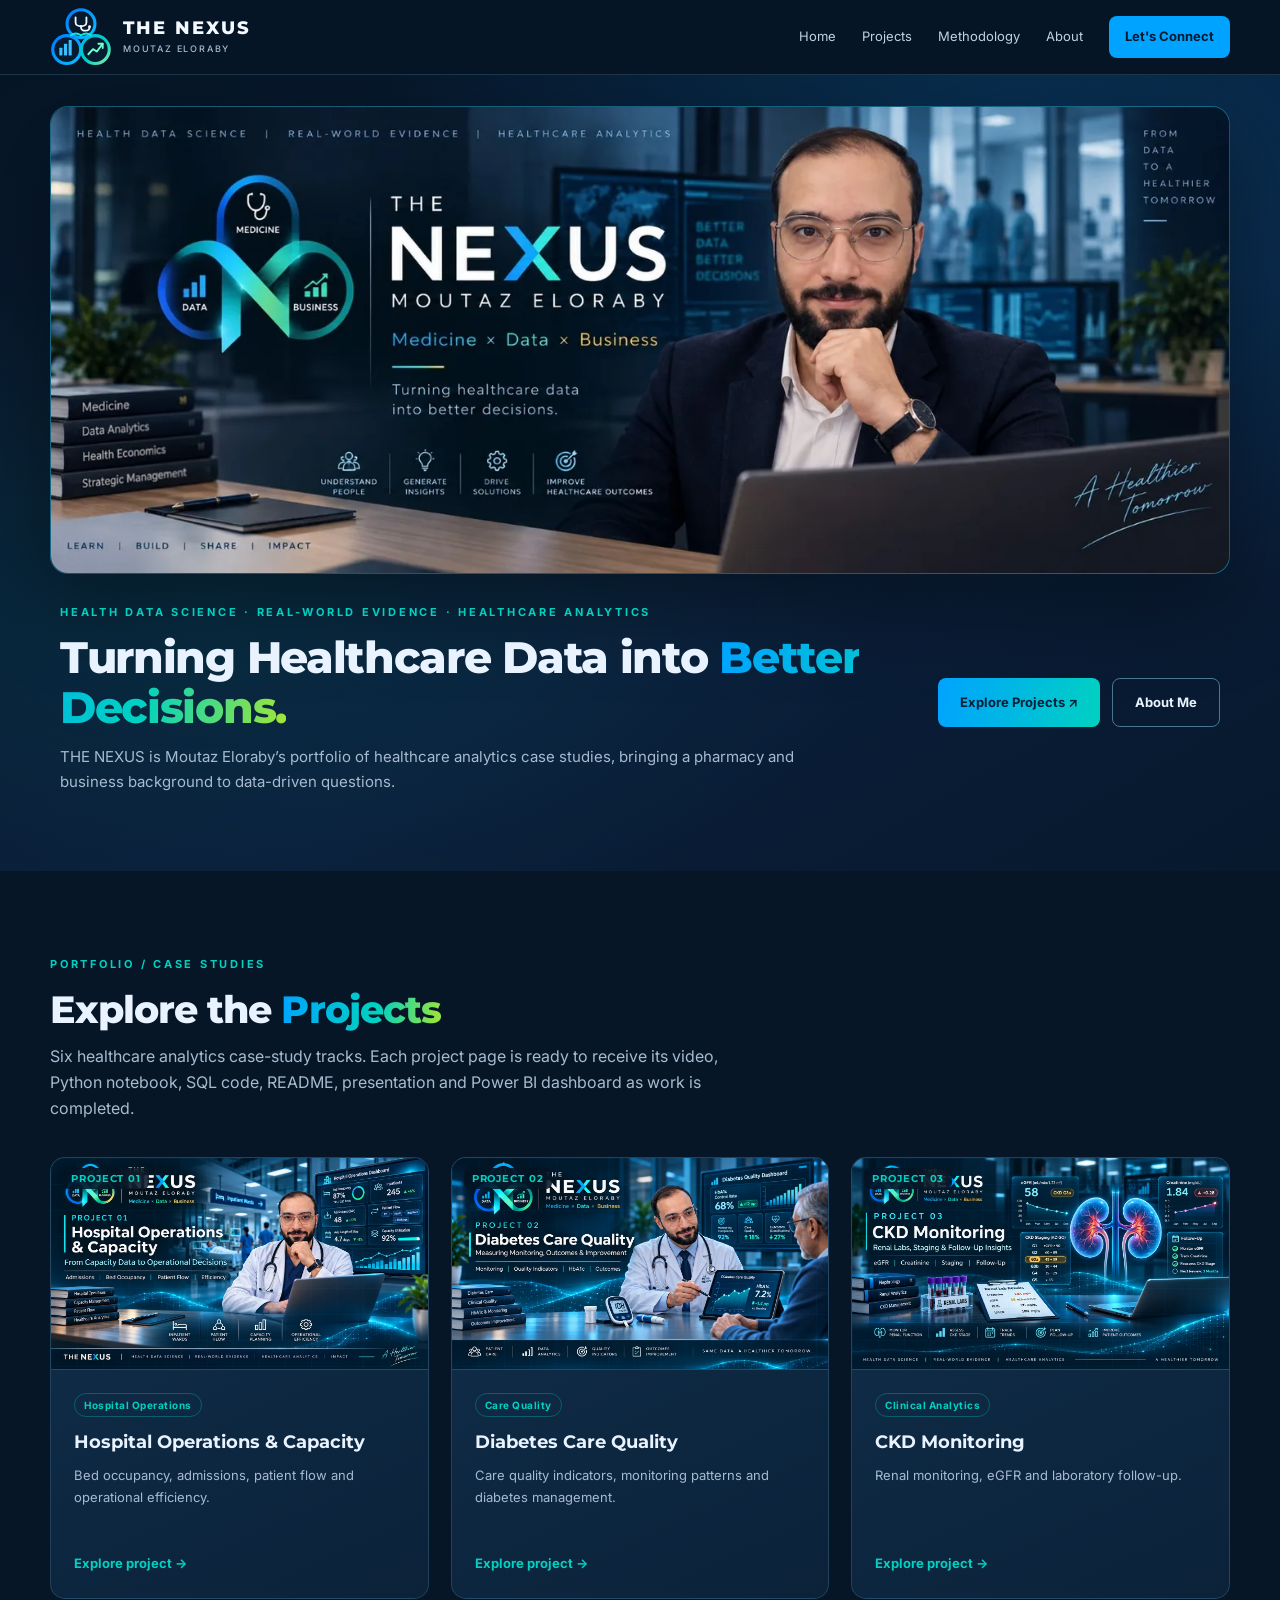
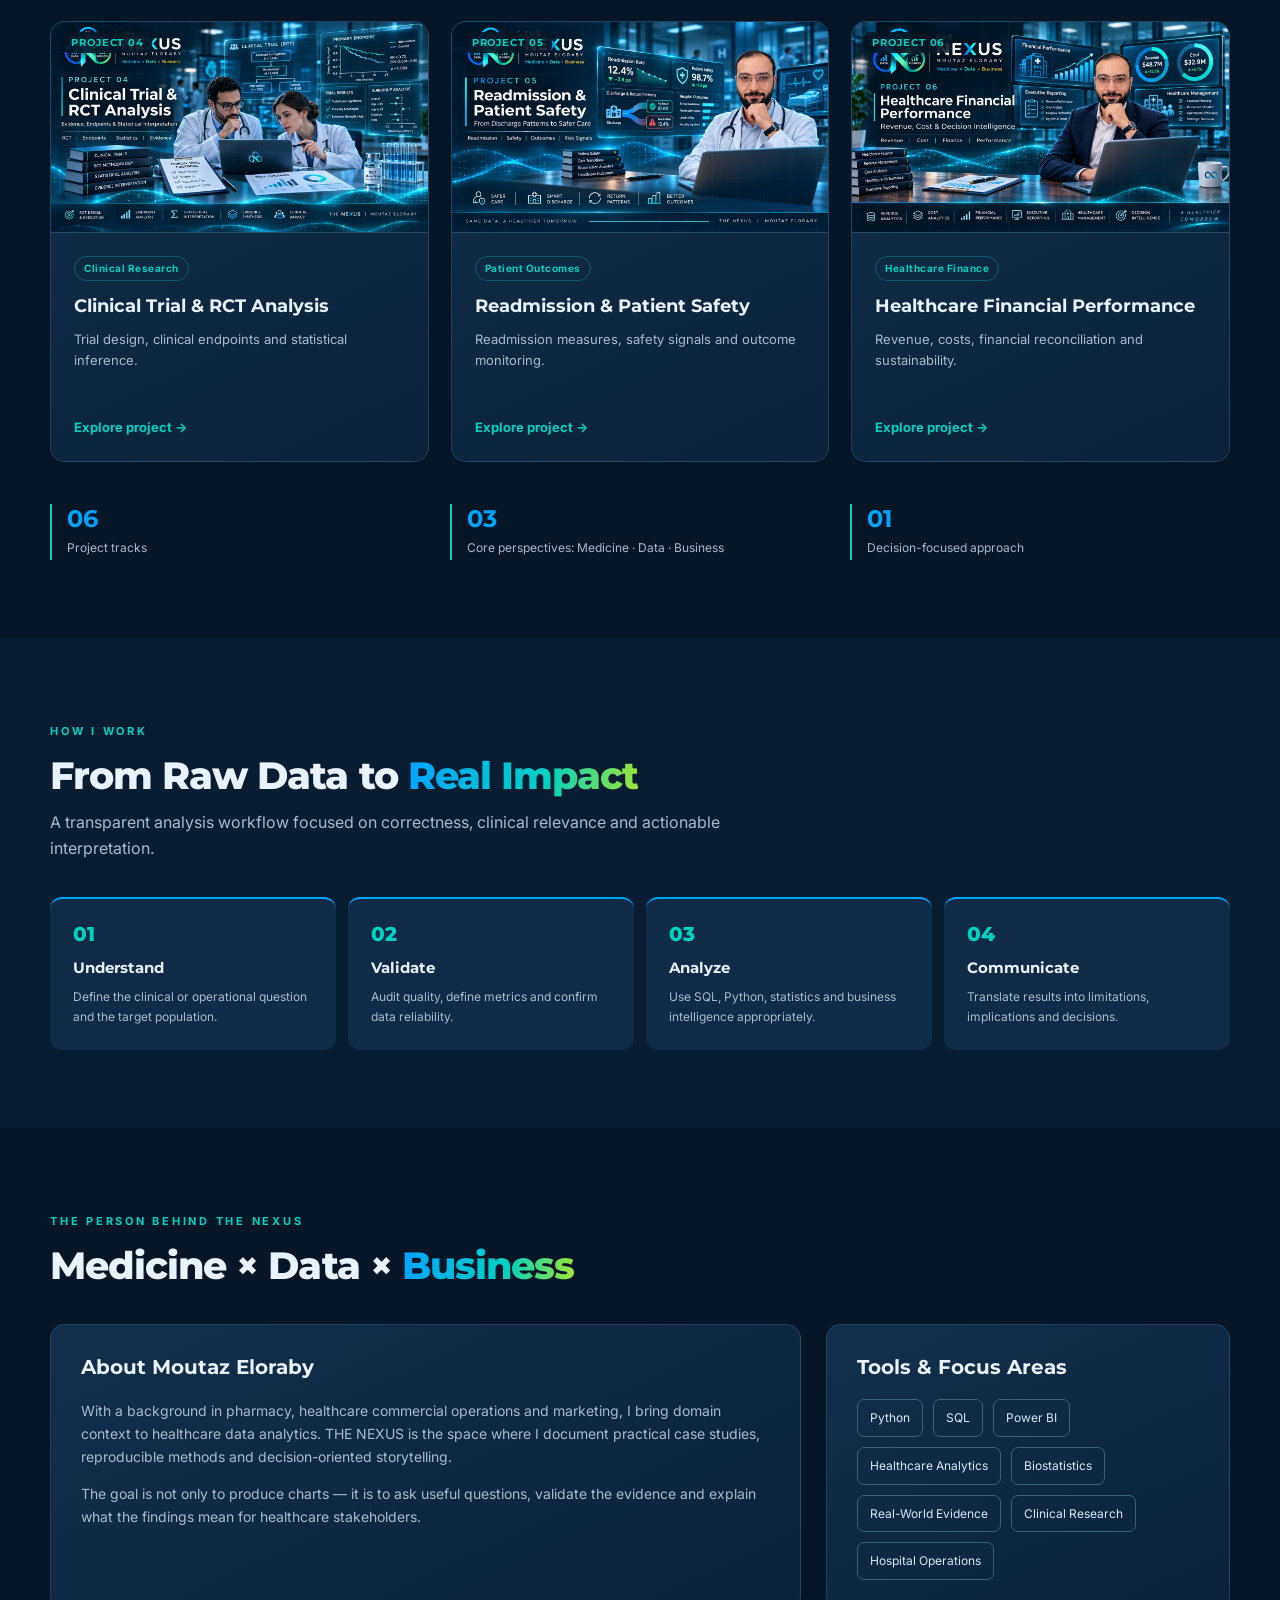
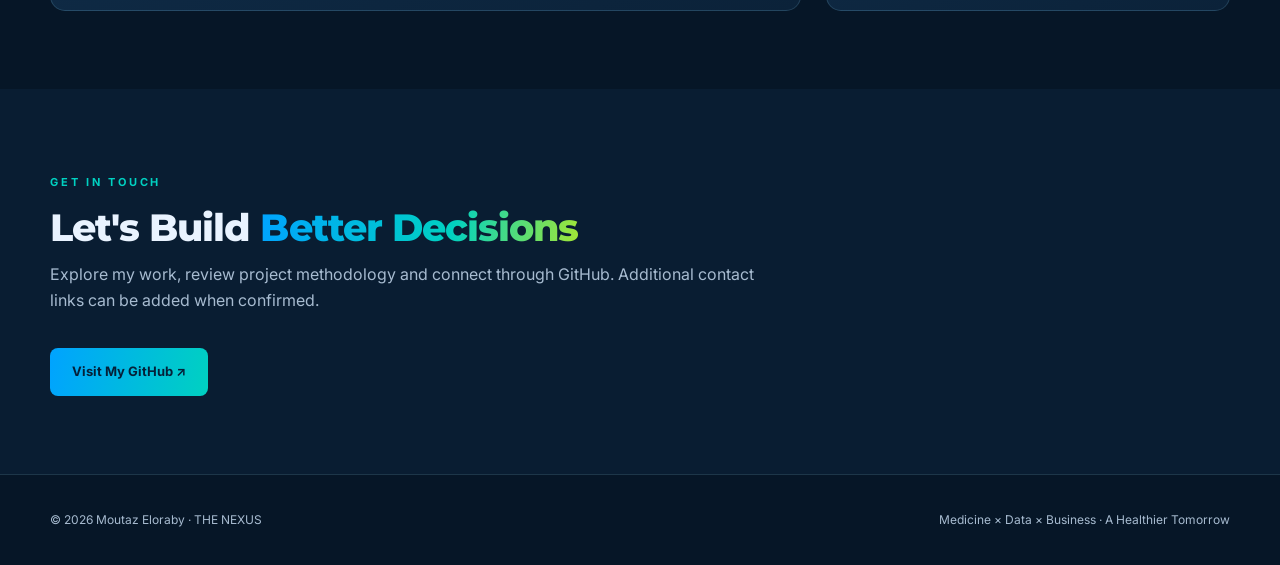
<file: index.html>
<!doctype html><html lang="en"><head><meta charset="utf-8"><meta name="viewport" content="width=device-width,initial-scale=1"><meta name="theme-color" content="#0B1E3A"><meta name="description" content="THE NEXUS by Moutaz Eloraby — Medicine × Data × Business. Healthcare analytics portfolio and decision-focused case studies."><title>THE NEXUS | Healthcare Data Analytics</title><link rel="stylesheet" href="assets/style-header5.css"><link rel="icon" href="assets/favicon.svg?v=header4" type="image/svg+xml"><script src="assets/site-header5.js" defer></script></head><body data-page="home"><div id="app"></div><noscript>This portfolio requires JavaScript to display project navigation. Visit the repository at https://github.com/Moutaz-O/The-Nexus.</noscript></body></html>
</file>
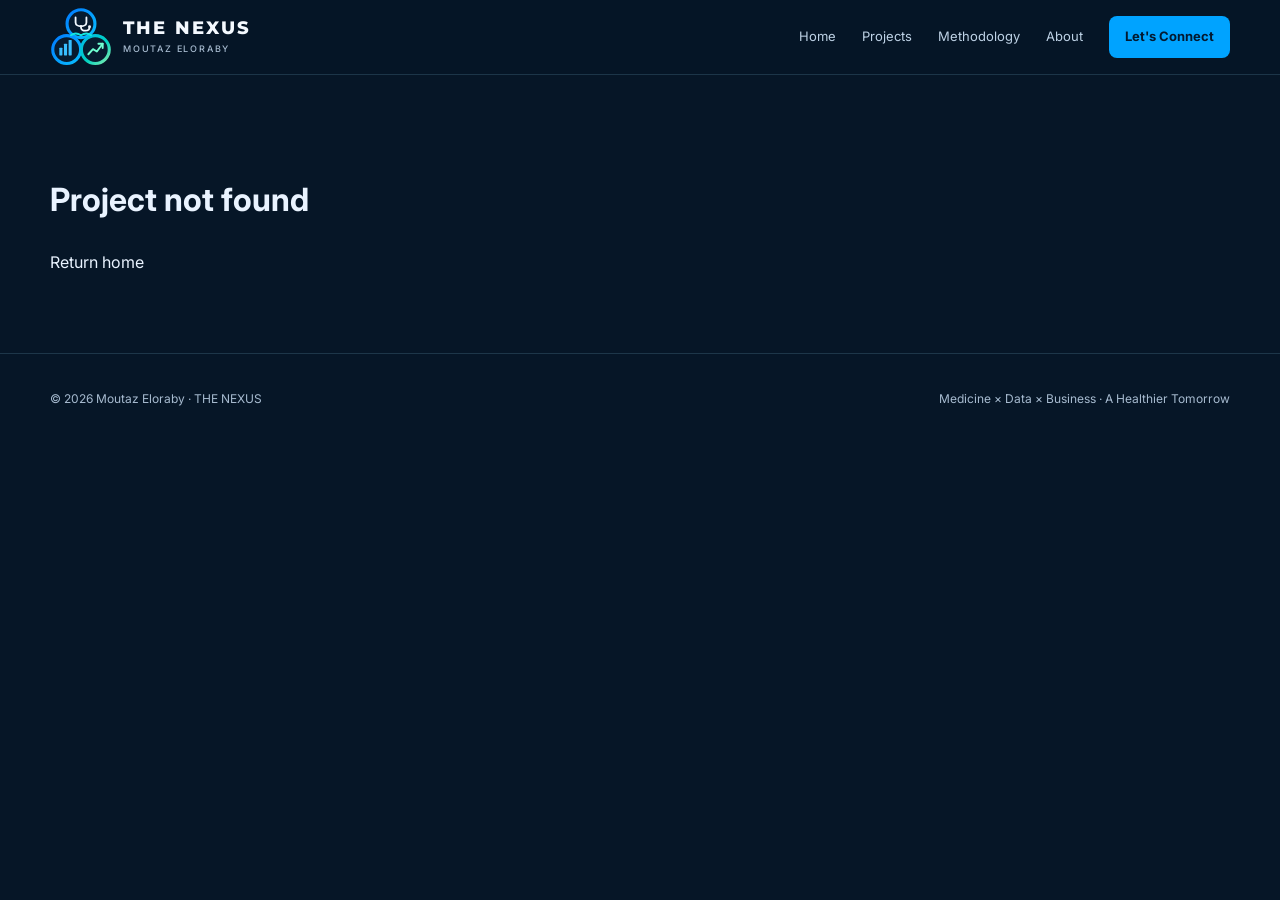
<file: projects/ckd-monitoring/index.html>
<!doctype html><html lang="en"><head><meta charset="utf-8"><meta name="viewport" content="width=device-width,initial-scale=1"><meta name="theme-color" content="#0B1E3A"><meta name="description" content="Explore clinical kidney function monitoring and follow-up. THE NEXUS Healthcare Analytics portfolio."><title>CKD Monitoring | THE NEXUS</title><link rel="stylesheet" href="../../assets/style-header5.css"><link rel="icon" href="../../assets/favicon.svg?v=header4" type="image/svg+xml"><script src="../../assets/site-header5.js" defer></script></head><body data-page="project"><div id="app"></div><noscript>Read the project documentation at <a href="README.md">README.md</a>.</noscript></body></html>
</file>
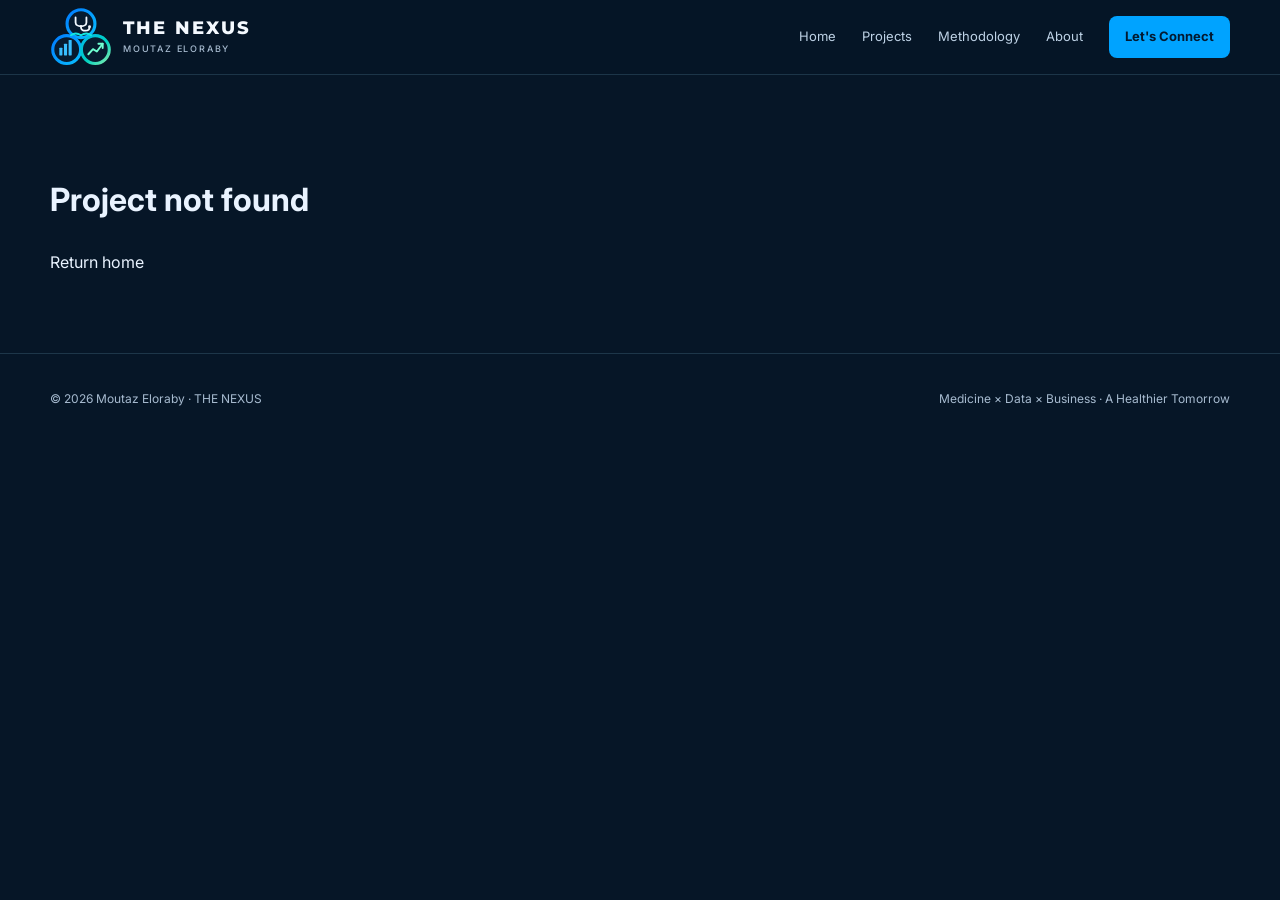
<file: projects/clinical-trial/index.html>
<!doctype html><html lang="en"><head><meta charset="utf-8"><meta name="viewport" content="width=device-width,initial-scale=1"><meta name="theme-color" content="#0B1E3A"><meta name="description" content="Analyze trial outcomes and statistical evidence. THE NEXUS Healthcare Analytics portfolio."><title>Clinical Trial & RCT Analysis | THE NEXUS</title><link rel="stylesheet" href="../../assets/style-header5.css"><link rel="icon" href="../../assets/favicon.svg?v=header4" type="image/svg+xml"><script src="../../assets/site-header5.js" defer></script></head><body data-page="project"><div id="app"></div><noscript>Read the project documentation at <a href="README.md">README.md</a>.</noscript></body></html>
</file>
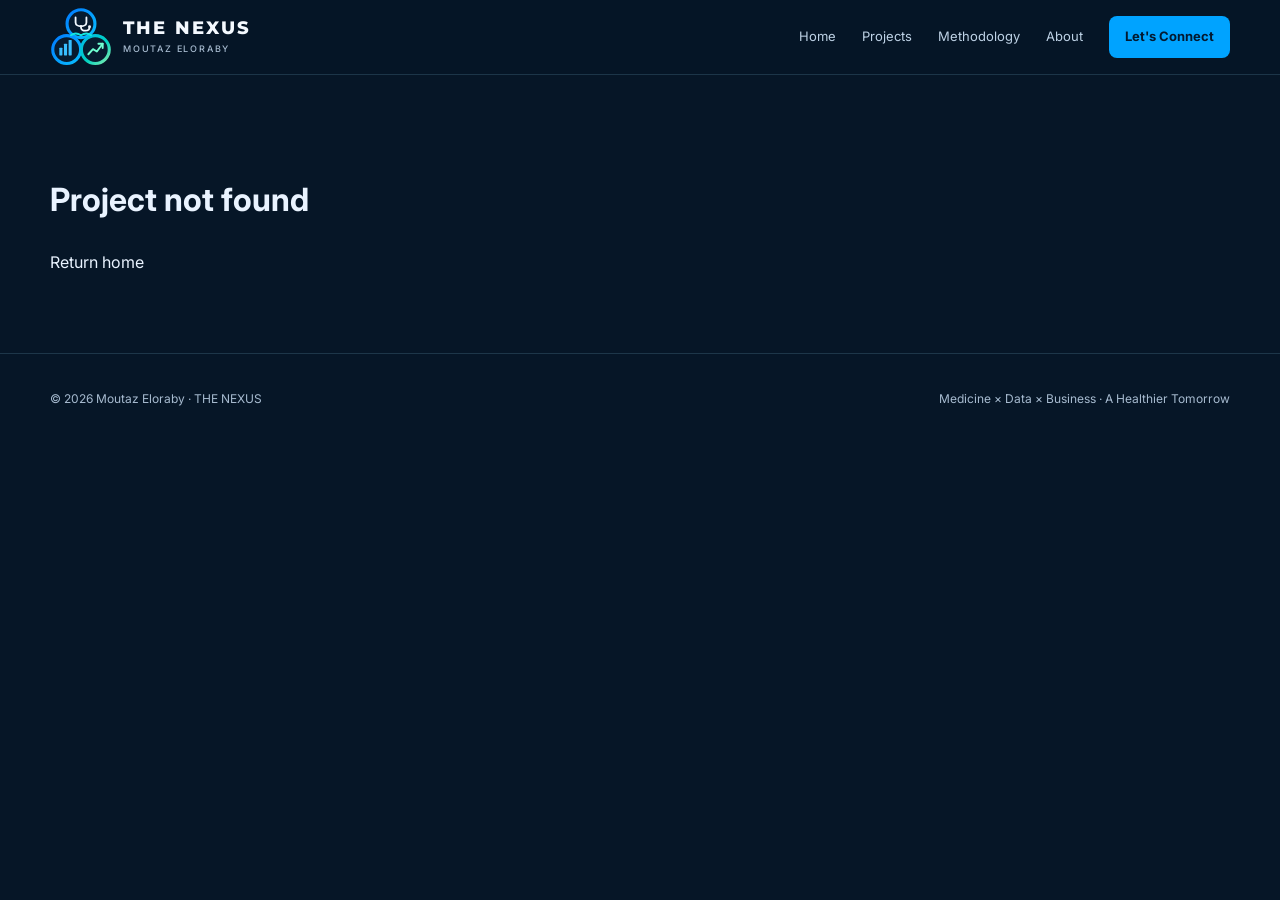
<file: projects/diabetes-care/index.html>
<!doctype html><html lang="en"><head><meta charset="utf-8"><meta name="viewport" content="width=device-width,initial-scale=1"><meta name="theme-color" content="#0B1E3A"><meta name="description" content="Evaluate quality indicators and diabetes monitoring. THE NEXUS Healthcare Analytics portfolio."><title>Diabetes Care Quality | THE NEXUS</title><link rel="stylesheet" href="../../assets/style-header5.css"><link rel="icon" href="../../assets/favicon.svg?v=header4" type="image/svg+xml"><script src="../../assets/site-header5.js" defer></script></head><body data-page="project"><div id="app"></div><noscript>Read the project documentation at <a href="README.md">README.md</a>.</noscript></body></html>
</file>
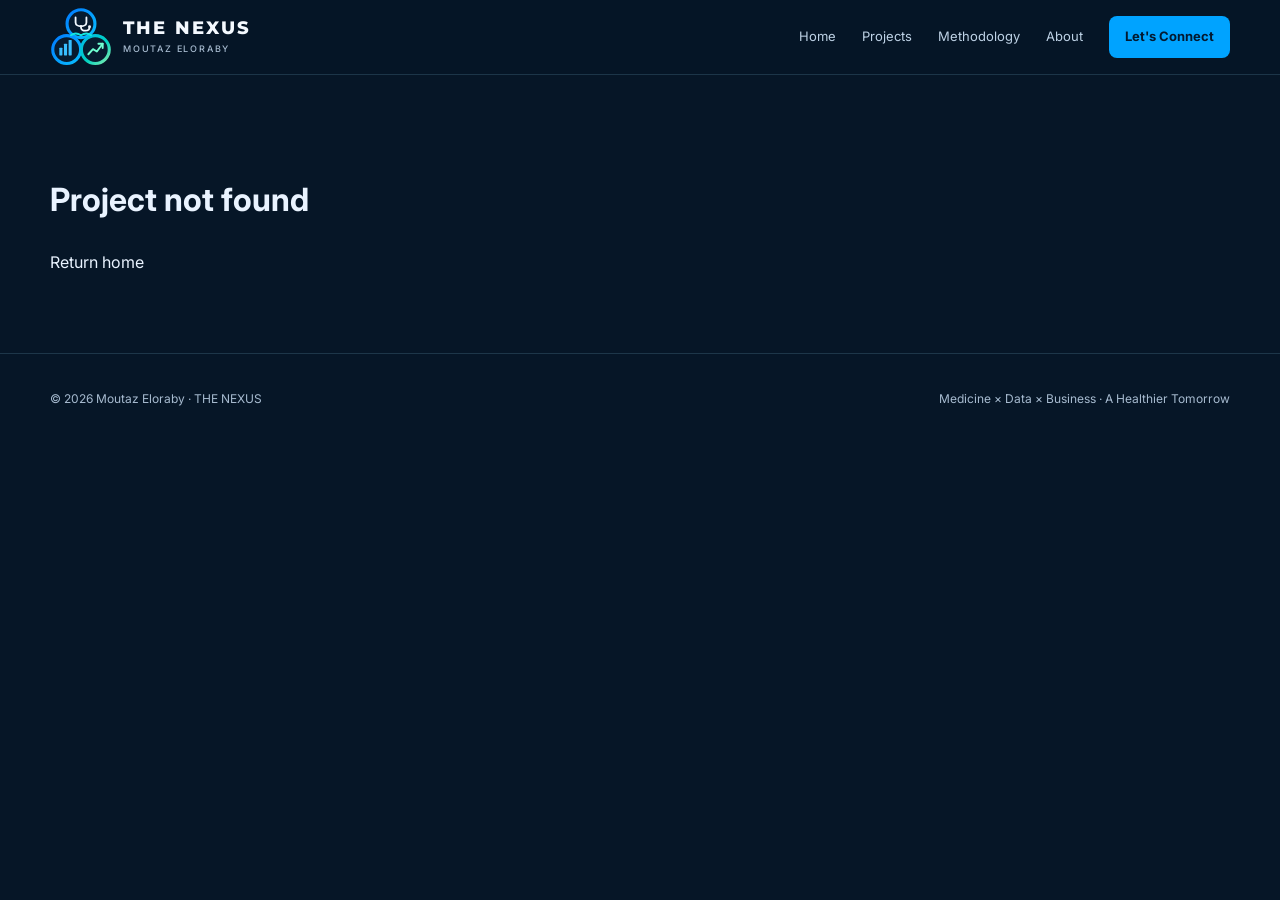
<file: projects/financial-performance/index.html>
<!doctype html><html lang="en"><head><meta charset="utf-8"><meta name="viewport" content="width=device-width,initial-scale=1"><meta name="theme-color" content="#0B1E3A"><meta name="description" content="Analyze healthcare revenue, costs and financial performance. THE NEXUS Healthcare Analytics portfolio."><title>Healthcare Financial Performance | THE NEXUS</title><link rel="stylesheet" href="../../assets/style-header5.css"><link rel="icon" href="../../assets/favicon.svg?v=header4" type="image/svg+xml"><script src="../../assets/site-header5.js" defer></script></head><body data-page="project"><div id="app"></div><noscript>Read the project documentation at <a href="README.md">README.md</a>.</noscript></body></html>
</file>
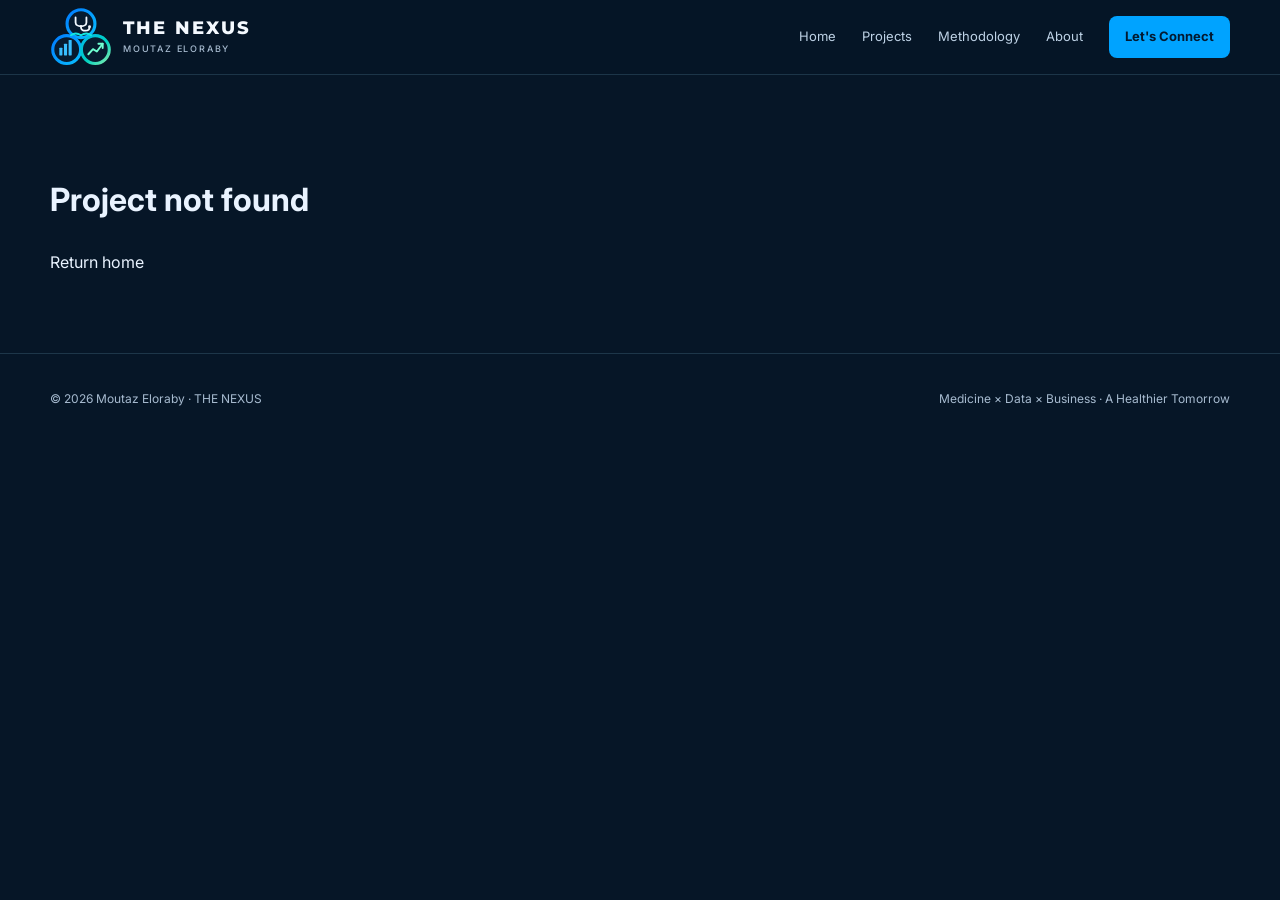
<file: projects/hospital-operations/index.html>
<!doctype html><html lang="en"><head><meta charset="utf-8"><meta name="viewport" content="width=device-width,initial-scale=1"><meta name="theme-color" content="#0B1E3A"><meta name="description" content="Assess hospital capacity, admissions, bed occupancy and patient flow. THE NEXUS Healthcare Analytics portfolio."><title>Hospital Operations & Capacity | THE NEXUS</title><link rel="stylesheet" href="../../assets/style-header5.css"><link rel="icon" href="../../assets/favicon.svg?v=header4" type="image/svg+xml"><script src="../../assets/site-header5.js" defer></script></head><body data-page="project"><div id="app"></div><noscript>Read the project documentation at <a href="README.md">README.md</a>.</noscript></body></html>
</file>
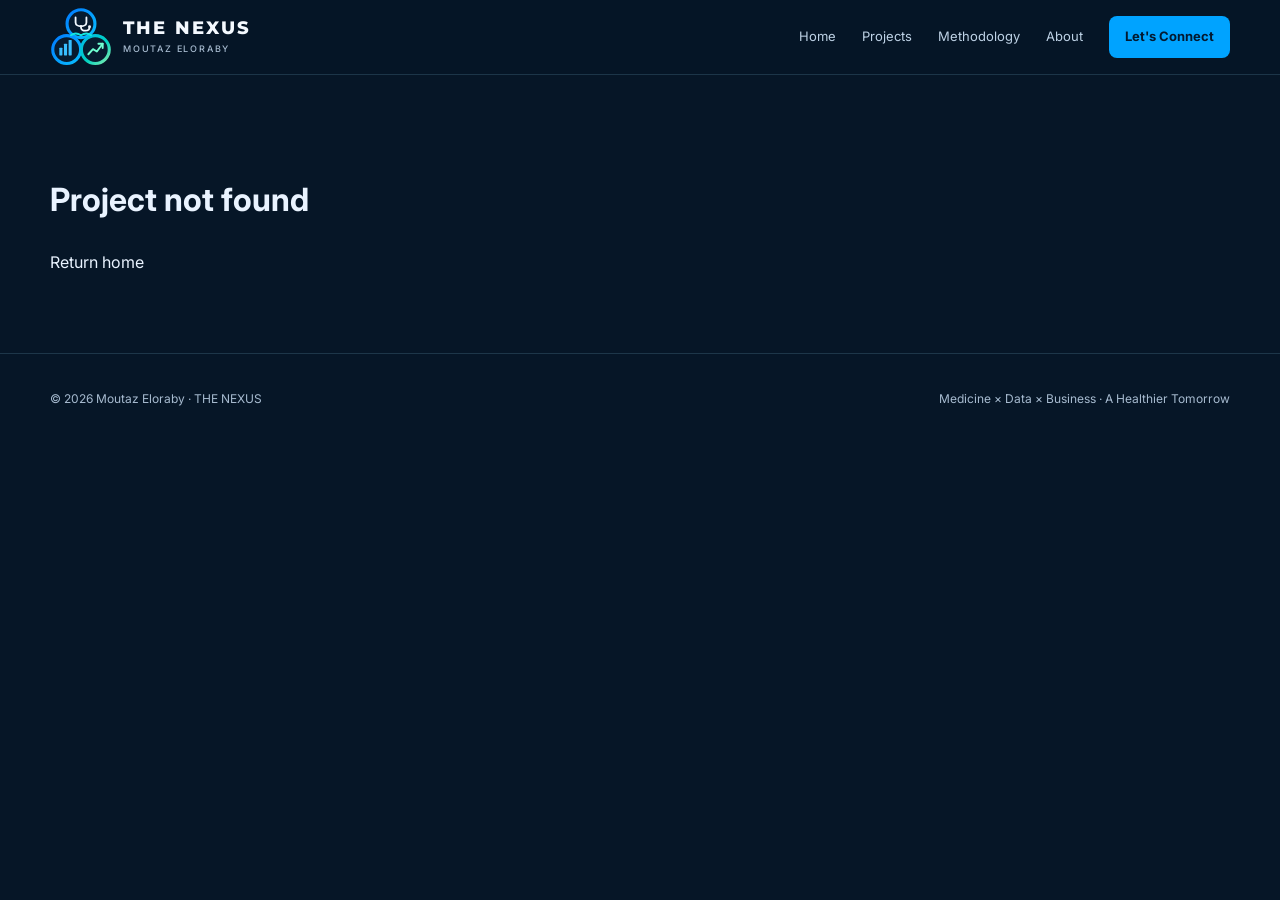
<file: projects/readmission-safety/index.html>
<!doctype html><html lang="en"><head><meta charset="utf-8"><meta name="viewport" content="width=device-width,initial-scale=1"><meta name="theme-color" content="#0B1E3A"><meta name="description" content="Investigate hospital readmission metrics and safety. THE NEXUS Healthcare Analytics portfolio."><title>Readmission & Patient Safety | THE NEXUS</title><link rel="stylesheet" href="../../assets/style-header5.css"><link rel="icon" href="../../assets/favicon.svg?v=header4" type="image/svg+xml"><script src="../../assets/site-header5.js" defer></script></head><body data-page="project"><div id="app"></div><noscript>Read the project documentation at <a href="README.md">README.md</a>.</noscript></body></html>
</file>
<file: assets/style-header5.css>
@import url('https://fonts.googleapis.com/css2?family=Inter:wght@400;500;600;700&family=Montserrat:wght@400;500;600;700;800&display=swap');
:root{--navy:#0B1E3A;--blue:#00A3FF;--teal:#00D1C1;--green:#A3E635;--gold:#FFD166;--ink:#E9F3FF;--muted:#A7BBD0;--border:rgba(135,197,225,.18);--panel:#102B48;--bg:#061627}*{box-sizing:border-box}html{scroll-behavior:smooth}body{margin:0;background:var(--bg);color:var(--ink);font-family:Inter,Arial,sans-serif;line-height:1.65}a{color:inherit;text-decoration:none}button{font:inherit}button,a{ -webkit-tap-highlight-color:transparent}a:focus-visible,button:focus-visible{outline:2px solid var(--teal);outline-offset:4px}::selection{background:#00D1C1;color:#061627}.container{width:min(1180px,calc(100% - 44px));margin:auto}.glow{background:radial-gradient(ellipse at 80% 12%,rgba(0,163,255,.17),transparent 45%),radial-gradient(ellipse at 16% 67%,rgba(0,209,193,.09),transparent 45%),linear-gradient(150deg,#061627,#0B1E3A 60%,#07192d)}header{position:sticky;top:0;z-index:30;background:rgba(6,22,39,.92);backdrop-filter:blur(18px);border-bottom:1px solid var(--border)}.nav{display:flex;align-items:center;justify-content:space-between;min-height:78px;gap:20px}.brand{display:flex;align-items:center;gap:12px;min-width:0}.brand-title{font:800 18px Montserrat;letter-spacing:.16em;line-height:1.1}.brand-sub{font-size:9px;letter-spacing:.21em;color:var(--muted)}.navlinks{display:flex;align-items:center;gap:26px}.navlinks a{font-size:13px;color:#BED2E6}.navlinks a:hover{color:var(--teal)}.navlinks .nav-cta{background:var(--blue);padding:10px 16px;border-radius:8px;color:#031a31;font-weight:700}.menu{display:none;background:none;color:white;border:1px solid var(--border);padding:9px 12px;border-radius:8px;cursor:pointer}.hero{padding:105px 0 100px;position:relative;overflow:hidden}.hero:after{content:'';position:absolute;bottom:-220px;right:-190px;border:1px solid #00a3ff30;width:650px;height:650px;border-radius:50%;box-shadow:0 0 0 80px #00a3ff06,0 0 0 165px #00d1c107;pointer-events:none}.hero-inner{display:grid;grid-template-columns:1.23fr .77fr;align-items:center;gap:50px;position:relative;z-index:1}.eyebrow{font-size:11px;letter-spacing:.25em;text-transform:uppercase;color:var(--teal);font-weight:700}.hero h1{font:800 clamp(38px,5.8vw,74px)/1.09 Montserrat;letter-spacing:-.045em;margin:18px 0}.gradient{background:linear-gradient(100deg,var(--blue),var(--teal) 60%,var(--green));background-clip:text;-webkit-background-clip:text;color:transparent}.hero p{color:var(--muted);max-width:620px;font-size:17px;margin:20px 0 30px}.pill-row{display:flex;gap:12px;flex-wrap:wrap}.btn{display:inline-flex;justify-content:center;align-items:center;gap:8px;padding:13px 22px;border-radius:8px;border:1px solid #4a7594;font-size:13px;font-weight:700;transition:.2s}.btn.primary{border:0;background:linear-gradient(100deg,var(--blue),var(--teal));color:#052038}.btn:hover{transform:translateY(-2px);filter:brightness(1.09)}.hero-art{background:linear-gradient(145deg,#0c3252,#081b31);border:1px solid #24607b;border-radius:22px;min-height:335px;padding:40px 24px;display:flex;flex-direction:column;justify-content:center;align-items:center;box-shadow:0 26px 90px #0005;position:relative;overflow:hidden;text-align:center}.hero-art:before{content:'';position:absolute;inset:0;background:repeating-linear-gradient(0deg,transparent 0 31px,#00d1c10a 32px),repeating-linear-gradient(90deg,transparent 0 31px,#00a3ff09 32px)}.nexus-symbol{position:relative;font:800 150px Montserrat;line-height:1.15;letter-spacing:-.15em;padding-right:20px;background:linear-gradient(125deg,#005fe9,#00D1C1 60%,#A3E635);background-clip:text;-webkit-background-clip:text;color:transparent;text-shadow:none;filter:drop-shadow(0 0 24px #00a3ff44)}.hero-art strong{z-index:1;font:800 30px Montserrat;letter-spacing:.18em}.hero-art small{z-index:1;color:var(--teal);letter-spacing:.22em;font-size:11px}.art-caption{position:absolute;bottom:16px;font-size:10px;color:#8ab6d0;letter-spacing:.15em}.section{padding:78px 0}.section.alt{background:#091d32}.section-head{margin-bottom:35px}.section-head h2{font:800 clamp(28px,3vw,40px) Montserrat;letter-spacing:-.025em;margin:10px 0}.section-head p{color:var(--muted);max-width:720px;margin:0}.grid{display:grid;grid-template-columns:repeat(3,minmax(0,1fr));gap:22px}.project-card,.panel{background:linear-gradient(155deg,#112f4c,#0b2239);border:1px solid var(--border);border-radius:15px;overflow:hidden}.project-card{transition:.2s}.project-card:hover{transform:translateY(-5px);border-color:#00d1c188;box-shadow:0 15px 45px #0003}.card-visual{height:164px;background:radial-gradient(circle at 80% 10%,#00d1c12b,transparent 45%),linear-gradient(135deg,#0e3a59,#081c32);display:flex;align-items:center;justify-content:center;position:relative;border-bottom:1px solid var(--border)}.card-visual:before{content:'';position:absolute;inset:0;background:linear-gradient(90deg,#00a3ff0a 1px,transparent 1px),linear-gradient(#00a3ff0a 1px,transparent 1px);background-size:26px 26px}.card-icon{font-size:63px;z-index:1;filter:drop-shadow(0 0 15px #00a3ff66)}.card-number{position:absolute;top:14px;left:17px;font:700 11px Montserrat;letter-spacing:.14em;color:var(--teal)}.card-body{padding:23px}.tag{display:inline-block;border:1px solid #00d1c14f;color:var(--teal);padding:3px 9px;border-radius:30px;font-size:10px;font-weight:700;letter-spacing:.05em}.card-body h3{font:700 18px/1.38 Montserrat;margin:13px 0 10px}.card-body p{font-size:13px;color:var(--muted);margin:0 0 24px;min-height:64px}.card-link{color:var(--teal);font-weight:700;font-size:13px}.stats{display:grid;grid-template-columns:repeat(3,1fr);gap:20px;margin-top:42px}.stat{border-left:2px solid var(--teal);padding-left:15px}.stat strong{font:700 24px Montserrat;display:block;color:var(--blue)}.stat span{color:var(--muted);font-size:12px}.about-grid{display:grid;grid-template-columns:1.3fr .7fr;gap:25px}.panel{padding:30px}.panel h3{margin-top:0;font:700 20px Montserrat}.panel p{color:var(--muted);font-size:14px}.skill-list{display:flex;flex-wrap:wrap;gap:10px}.skill-list span{border:1px solid #376079;border-radius:7px;padding:8px 12px;font-size:12px;color:#d4e9fa}.method{display:grid;grid-template-columns:repeat(4,1fr);gap:12px}.method-item{padding:23px;background:#102B48;border-radius:12px;border-top:2px solid var(--blue)}.method-item b{font:800 20px Montserrat;color:var(--teal)}.method-item h3{font:700 15px Montserrat;margin:10px 0}.method-item p{font-size:12px;color:var(--muted);margin:0}footer{border-top:1px solid var(--border);padding:35px 0;color:var(--muted);font-size:12px}.footer-row{display:flex;justify-content:space-between;gap:16px;flex-wrap:wrap}.project-hero{padding:75px 0 45px}.project-hero h1{font:800 clamp(30px,4vw,52px)/1.12 Montserrat;max-width:830px;margin:12px 0 19px}.project-hero p{color:var(--muted);max-width:810px}.breadcrumb{font-size:12px;color:var(--teal)}.resource-grid{display:grid;grid-template-columns:repeat(3,minmax(0,1fr));gap:16px}.resource{border:1px solid var(--border);border-radius:12px;background:#102B48;padding:23px;min-height:145px}.resource .ico{font-size:25px;display:block}.resource h3{font:700 15px Montserrat;margin:12px 0 5px}.resource p{font-size:12px;color:var(--muted);margin:0}.resource a{display:inline-block;color:var(--teal);font-size:12px;font-weight:700;margin-top:15px}.resource.unavailable{opacity:.65}.note{background:#0b273e;border-left:3px solid var(--teal);padding:15px 20px;border-radius:8px;color:#b5cadc;font-size:13px;margin-top:27px}.back{display:inline-block;color:var(--teal);font-size:13px;margin-top:25px}.project-layout{display:grid;grid-template-columns:1fr 1fr;gap:24px;margin:28px 0 36px}.project-layout .panel{min-height:160px}.project-layout ul{color:var(--muted);font-size:14px;padding-left:20px}.visually-hidden{position:absolute;width:1px;height:1px;padding:0;margin:-1px;overflow:hidden;clip:rect(0,0,0,0);white-space:nowrap;border:0}@media(max-width:900px){.grid{grid-template-columns:repeat(2,minmax(0,1fr))}.hero-inner{grid-template-columns:1fr}.hero-art{min-height:300px}.about-grid{grid-template-columns:1fr}.method{grid-template-columns:repeat(2,1fr)}}@media(max-width:650px){.container{width:min(100% - 32px,1180px)}.nav{min-height:70px}.menu{display:block}.navlinks{display:none;position:absolute;left:0;right:0;top:70px;padding:18px 22px;background:#071b2e;border-bottom:1px solid var(--border);flex-direction:column;align-items:stretch;gap:0}.navlinks.open{display:flex}.navlinks a{padding:11px 0}.navlinks .nav-cta{text-align:center;margin-top:10px}.hero{padding:66px 0}.hero p{font-size:15px}.grid,.resource-grid,.project-layout{grid-template-columns:1fr}.stats{grid-template-columns:repeat(3,1fr);gap:8px}.stat strong{font-size:18px}.stat span{font-size:10px}.method{grid-template-columns:1fr 1fr}.method-item{padding:17px}.section{padding:55px 0}.card-body p{min-height:0}.brand-title{font-size:15px}.brand-sub{font-size:8px}.panel{padding:22px}}@media(prefers-reduced-motion:reduce){html{scroll-behavior:auto}*,*:before,*:after{transition:none!important}}
/* Official THE NEXUS Medicine / Data / Business logo */


.nexus-symbol{width:265px;height:251px;max-width:100%;display:block;margin:0 auto;padding:0;font-size:0;line-height:0;letter-spacing:normal;background:#081c30 url('./official-symbol.svg') center/contain no-repeat;background-clip:border-box;-webkit-background-clip:border-box;color:transparent;filter:drop-shadow(0 8px 15px #00a3ff1a)}
@media(max-width:650px){.nexus-symbol{width:240px;height:227px}}

/* V3 brand update — scalable official three-domain emblem and photography-ready portfolio */

@media(max-width:650px){}
.hero-feature{padding:31px 0 65px;position:relative}
.hero-cover-frame{overflow:hidden;border-radius:18px;background:linear-gradient(120deg,#071728,#0c3650);border:1px solid rgba(48,191,224,.37);box-shadow:0 28px 90px #0006}
.hero-cover-img{width:100%;display:block;aspect-ratio:2.53;object-fit:cover;object-position:center}
.hero-intro{padding:29px 10px 4px;display:flex;align-items:center;justify-content:space-between;gap:26px}
.hero-intro-copy{max-width:840px}
.hero-intro h1{font:800 clamp(30px,3.4vw,47px)/1.15 Montserrat,Arial,sans-serif;letter-spacing:-.03em;margin:12px 0}
.hero-intro p{color:var(--muted);font-size:15px;max-width:770px;margin:8px 0}
.hero-intro-actions{display:flex;gap:12px;flex-shrink:0;flex-wrap:wrap}
.card-visual{height:auto;aspect-ratio:16/9;overflow:hidden;background:#103048}
.card-visual img{display:block;width:100%;height:100%;object-fit:cover;object-position:center;transition:transform .35s ease}
.project-card:hover .card-visual img{transform:scale(1.055)}
.card-number{top:10px;left:12px;letter-spacing:.09em;padding:4px 8px;border-radius:6px;background:rgba(3,18,34,.78);backdrop-filter:blur(8px);font-size:10px}
.card-body{min-height:224px;display:flex;flex-direction:column;align-items:flex-start}
.card-body .card-link{margin-top:auto}
.project-banner-band{padding:0 0 10px;background:linear-gradient(145deg,#061627,#0b2239)}
.project-banner-frame{overflow:hidden;border-radius:17px;border:1px solid rgba(48,191,224,.32);background:#0b2943;box-shadow:0 18px 52px #0004}
.project-banner-frame img{display:block;width:100%;height:auto;max-height:540px;object-fit:cover;object-position:center}
.project-art-note{padding:10px 17px;color:#a7c5da;background:#081c31;font-size:12px;border-top:1px solid var(--border)}
@media(max-width:1050px){.hero-intro{align-items:flex-start;flex-direction:column}.hero-intro-actions{flex-shrink:1}}
@media(max-width:650px){.hero-feature{padding:18px 0 50px}.hero-cover-frame{border-radius:12px}.hero-cover-img{aspect-ratio:auto;min-height:135px;object-fit:contain}.hero-intro{padding:22px 2px 2px;gap:16px}.hero-intro h1{font-size:29px}.hero-intro p{font-size:14px}.hero-intro-actions{width:100%}.hero-intro-actions .btn{flex:1;padding:12px 10px}.card-body{min-height:auto}.card-body p{min-height:0}.project-banner-frame img{max-height:none}.project-art-note{font-size:11px}}

/* Header brand fix: one sharp icon, zero legacy backgrounds or overlapping logos. */
.brand{display:flex;align-items:center;gap:12px;min-width:0}

.brand-copy{display:flex;flex-direction:column;justify-content:center;gap:5px;min-width:0;line-height:1}
.brand-copy .brand-title{display:block;font:800 18px/1.1 Montserrat,Arial,sans-serif;letter-spacing:.13em;white-space:nowrap}
.brand-copy .brand-sub{display:block;font:500 9px/1.2 Inter,Arial,sans-serif;letter-spacing:.22em;color:var(--muted);white-space:nowrap}
@media(max-width:650px){.nav{gap:10px}.brand{gap:9px}.brand-copy{gap:5px}.brand-copy .brand-title{font-size:14px;letter-spacing:.12em}.brand-copy .brand-sub{font-size:8px;letter-spacing:.13em}}
@media(max-width:365px){.brand-copy .brand-title{font-size:13px;letter-spacing:.09em}.brand-copy .brand-sub{font-size:7.5px;letter-spacing:.09em}}

/* THE NEXUS HEADER 5 — standalone SVG, no image backgrounds or legacy logo stacking. */
header .nav{min-height:74px;gap:14px}
header .brand{display:inline-flex;align-items:center;gap:11px;min-width:0;flex:0 1 auto;white-space:nowrap}
header .nexus-header-icon{display:block;position:static;flex:0 0 62px;width:62px;height:60px;min-width:62px;max-width:62px;max-height:60px;overflow:visible;background:none;border:0;box-shadow:none;filter:none;transform:none}
header .brand-copy{display:flex;flex-direction:column;gap:5px;min-width:0;line-height:1.1}
header .brand-copy .brand-title{display:block;margin:0;font:800 18px/1.1 Montserrat,Arial,sans-serif;letter-spacing:.12em;color:#F4F9FF;white-space:nowrap}
header .brand-copy .brand-sub{display:block;margin:0;font:500 9px/1.2 Inter,Arial,sans-serif;letter-spacing:.20em;color:#A7BBD0;white-space:nowrap}
@media(max-width:650px){
header .nav{min-height:71px;gap:10px}
header .brand{gap:9px}
header .nexus-header-icon{flex-basis:56px;width:56px;height:54px;min-width:56px;max-width:56px;max-height:54px}
header .brand-copy .brand-title{font-size:14px;letter-spacing:.10em}
header .brand-copy .brand-sub{font-size:8px;letter-spacing:.11em}
}
@media(max-width:365px){
header .brand{gap:7px}
header .nexus-header-icon{flex-basis:47px;width:47px;height:46px;min-width:47px;max-width:47px;max-height:46px}
header .brand-copy .brand-title{font-size:12px;letter-spacing:.07em}
header .brand-copy .brand-sub{font-size:7.2px;letter-spacing:.06em}
header .menu{font-size:0;padding:8px 12px}
header .menu::before{content:"☰";font-size:22px;line-height:1}
}
</file>
